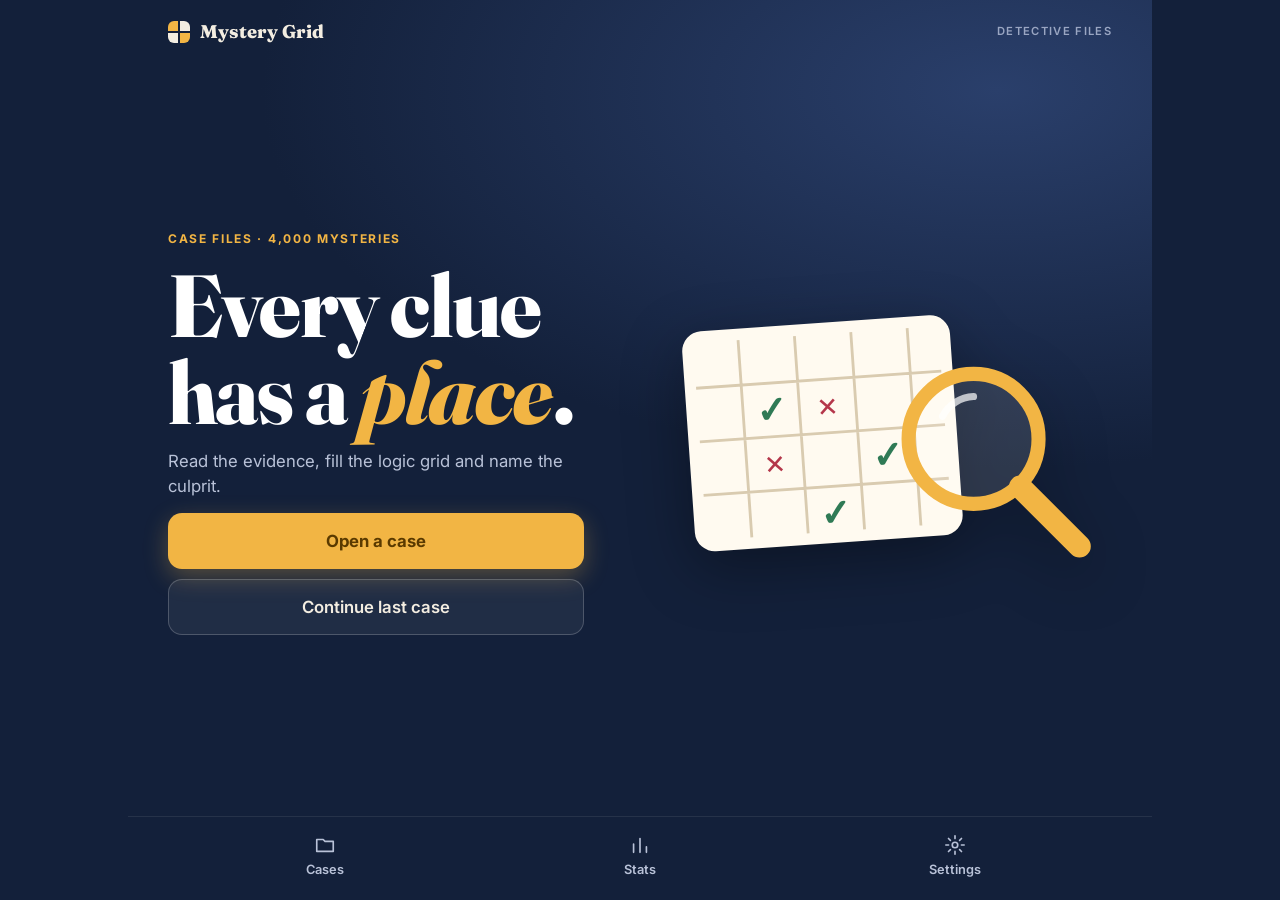
<file: index.html>
<!doctype html><html lang="en"><head><meta charset="utf-8"><meta name="viewport" content="width=device-width,initial-scale=1, viewport-fit=cover"><meta name="theme-color" content="#13203a"><link rel="manifest" href="manifest.json"><title>Mystery Grid</title><link rel="preconnect" href="https://fonts.googleapis.com"><link rel="preconnect" href="https://fonts.gstatic.com" crossorigin><link rel="stylesheet" href="https://fonts.googleapis.com/css2?family=Fraunces:opsz,wght@9..144,600;9..144,800&family=Inter:wght@400;500;600;700&display=swap"><link rel="stylesheet" href="detective.css?v=11"></head><body><main>
<section id="home" class="screen home">
  <div class="wordmark"><span class="brand-mark" aria-hidden="true"></span>Mystery Grid <small>Detective Files</small></div>
  <div class="home-hero">
    <p class="eyebrow">Case files · 4,000 mysteries</p>
    <h1>Every clue<br>has a <em>place</em>.</h1>
    <p class="tagline">Read the evidence, fill the logic grid and name the culprit.</p>
    <svg class="hero-art" viewBox="0 0 320 200" aria-hidden="true">
      <rect x="20" y="22" width="190" height="156" rx="14" fill="#fffaf0" transform="rotate(-4 115 100)"/>
      <g transform="rotate(-4 115 100)" stroke="#d9cbb0" stroke-width="2">
        <path d="M60 30v140M100 30v140M140 30v140M180 30v140M28 62h174M28 100h174M28 138h174"/>
      </g>
      <g transform="rotate(-4 115 100)" font-family="Georgia,serif" font-weight="700" font-size="26" text-anchor="middle">
        <text x="80" y="90" fill="#2f7a55">✓</text><text x="120" y="90" fill="#b4364a">×</text>
        <text x="160" y="128" fill="#2f7a55">✓</text><text x="80" y="128" fill="#b4364a">×</text>
        <text x="120" y="166" fill="#2f7a55">✓</text>
      </g>
      <circle cx="222" cy="104" r="46" fill="rgba(255,255,255,.12)" stroke="#f2b544" stroke-width="10"/>
      <path d="M255 138l42 42" stroke="#f2b544" stroke-width="16" stroke-linecap="round"/>
      <path d="M200 88a26 26 0 0 1 22-14" stroke="#fff" stroke-width="5" stroke-linecap="round" fill="none" opacity=".7"/>
    </svg>
    <div class="home-actions">
      <button class="play-button" data-go="picker">Open a case</button>
      <button id="continue">Continue last case</button>
    </div>
  </div>
  <nav class="home-nav" aria-label="Main menu">
    <button data-go="picker"><svg viewBox="0 0 24 24" aria-hidden="true"><path d="M3 6h7l2 2h9v11H3z"/></svg>Cases</button>
    <button data-go="stats"><svg viewBox="0 0 24 24" aria-hidden="true"><path d="M5 20V11M12 20V5M19 20v-6"/></svg>Stats</button>
    <button data-go="settings"><svg viewBox="0 0 24 24" aria-hidden="true"><circle cx="12" cy="12" r="3"/><path d="M12 2v3M12 19v3M2 12h3M19 12h3M4.9 4.9l2.1 2.1M17 17l2.1 2.1M4.9 19.1 7 17M17 7l2.1-2.1"/></svg>Settings</button>
  </nav>
</section>
<section id="picker" class="screen" hidden><header><button data-go="home" aria-label="Back">←</button><h2 id="pickTitle">Choose a case</h2></header><div id="choices" role="group" aria-label="Difficulty"></div><select id="diff" hidden><option>Easy</option><option>Medium</option><option>Hard</option><option>Expert</option></select><p id="progress"></p><div id="levels"></div><div class="tools"><button id="prevPage" aria-label="Previous page">‹</button><span id="page"></span><button id="nextPage" aria-label="Next page">›</button></div><div class="tools"><input id="number" type="number" min="1" max="1000" value="1" aria-label="Case number"><button id="jump">Go to case</button></div></section>
<section id="play" class="screen workspace" hidden>
  <div class="case-bar"><header><button data-go="picker" aria-label="Back to cases">←</button><h2 id="playTitle">Case</h2><span id="timer">00:00</span></header>
  <nav class="case-nav" aria-label="Case sections">
    <a href="#grid">Grid</a><a href="#evidence">Evidence</a><a href="#dossiers">Dossiers</a><a href="#notes">Notes</a><a href="#accusation">Accuse</a>
  </nav></div>
  <h3 id="caseTitle"></h3>
  <p id="story"></p>
  <div class="case-layout">
    <section id="grid" aria-labelledby="grid-title">
      <h3 id="grid-title">Logic grid</h3>
      <div id="boards" tabindex="0" role="region" aria-label="Scrollable logic grid"></div>
      <div class="tools grid-tools"><button id="smaller" aria-label="Decrease grid size">−</button><button id="larger" aria-label="Increase grid size">+</button><small>Swipe to explore</small></div>
      <p class="legend">✓ Confirmed · × Cannot be · • Unknown</p>
      <div class="tools grid-actions"><button id="undo">Undo</button><button id="hint">Hint</button><button id="reset">Reset</button></div>
      <p id="status" role="status"></p>
    </section>
    <section id="evidence" aria-labelledby="evidence-title">
      <h3 id="evidence-title">Evidence</h3>
      <p id="medical"></p>
      <p class="evidence-guide">Witnesses rarely use real names. Open the dossiers to work out who or what each nickname refers to.</p>
      <article class="evidence-card">
        <p id="evidence-number"></p>
        <p id="evidence-text" aria-live="polite"></p>
        <p id="decode-key" hidden></p>
        <button id="copy-cipher" hidden>Copy cipher</button><span id="copy-result" role="status"></span>
        <label class="reviewed"><input id="reviewed" type="checkbox"> Mark as reviewed</label>
        <div class="tools"><button id="evidence-prev">Previous</button><button id="evidence-next">Next</button></div>
      </article>
    </section>
    <section id="dossiers"><h3>Case dossiers</h3><div id="roster"></div></section>
    <section id="notes"><h3>Detective notes</h3><textarea id="notepad" aria-label="Detective notes" placeholder="Write your deductions…"></textarea></section>
  </div>
  <section id="accusation">
    <h3>Final accusation</h3>
    <div id="accuse"></div>
    <button id="check" class="primary">Submit accusation</button>
    <p id="verdict" role="status"></p>
    <button id="next">Next case →</button>
  </section>
</section>
<section id="settings" class="screen" hidden><header><button data-go="home" aria-label="Back">←</button><h2>Settings</h2></header><label><input type="checkbox" id="auto"> Auto-elimination</label><p><button id="install" hidden>Install app</button></p></section><section id="stats" class="screen" hidden><header><button data-go="home" aria-label="Back">←</button><h2>Statistics</h2></header><div id="statBody"></div></section></main><script src="puzzles-v3.js?v=10"></script><script src="cute.js?v=9"></script><script src="game-v4.js?v=11"></script></body></html>
</file>
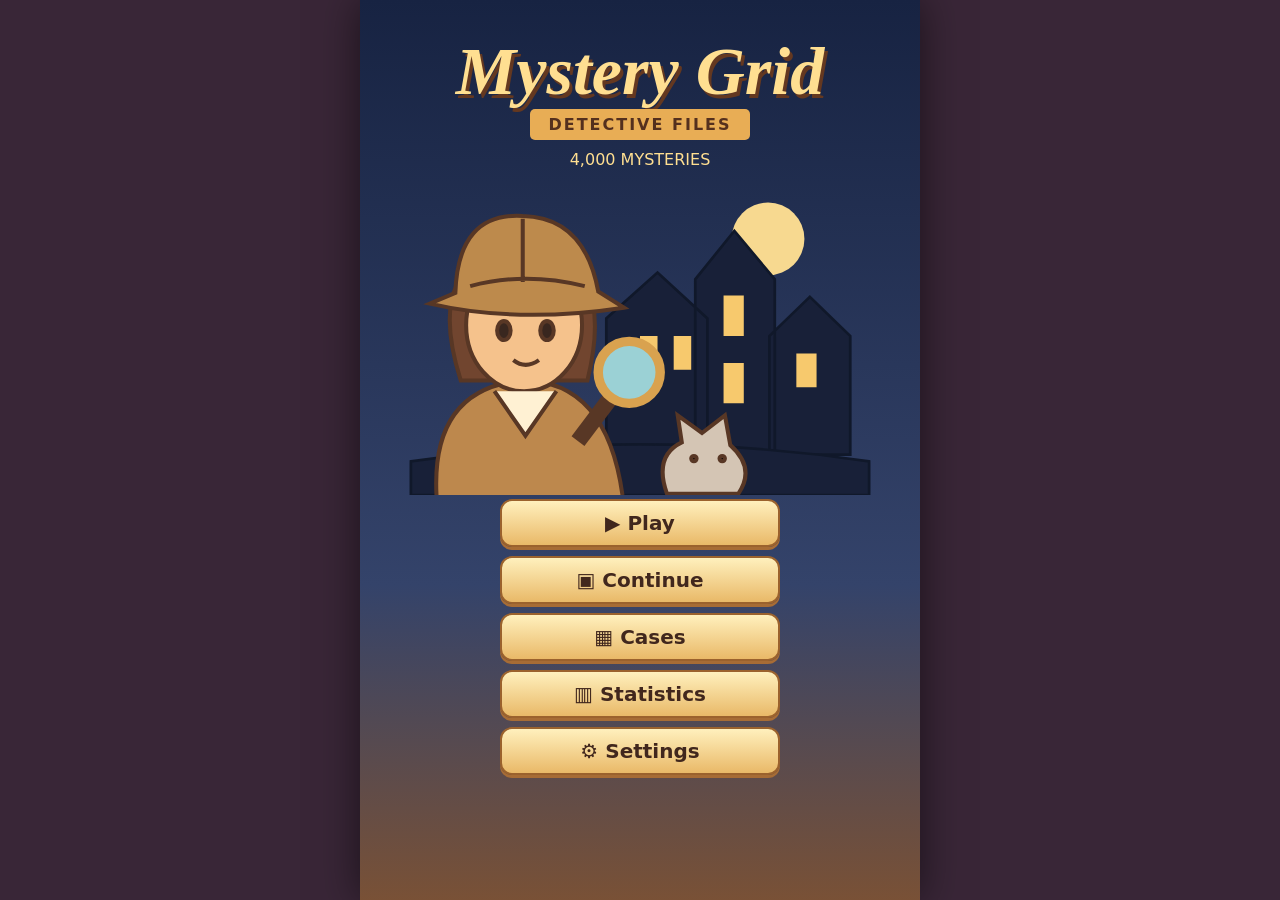
<file: index-v4-preview.html>
<!doctype html><html lang="en"><head><meta charset="utf-8"><meta name="viewport" content="width=device-width,initial-scale=1"><meta name="theme-color" content="#392637"><link rel="manifest" href="manifest.json"><title>Mystery Grid</title><link rel="stylesheet" href="cozy.css"></head><body><main>
<section id="home" class="screen home"><h1>Mystery Grid</h1><b class="ribbon">DETECTIVE FILES</b><p>4,000 MYSTERIES</p><div id="hero"></div><nav><button data-go="difficulty">▶ Play</button><button id="continue">▣ Continue</button><button data-go="difficulty">▦ Cases</button><button data-go="stats">▥ Statistics</button><button data-go="settings">⚙ Settings</button></nav></section>
<section id="difficulty" class="screen" hidden><header><button data-go="home">←</button><h2>Select Difficulty</h2></header><div id="choices"></div></section>
<section id="picker" class="screen" hidden><header><button data-go="difficulty">←</button><h2 id="pickTitle">Easy Cases</h2></header><select id="diff" hidden><option>Easy</option><option>Medium</option><option>Hard</option><option>Expert</option></select><p id="progress"></p><div id="levels"></div><div class="tools"><button id="prevPage">‹</button><span id="page"></span><button id="nextPage">›</button></div><div class="tools"><input id="number" type="number" min="1" max="1000" value="1" aria-label="Case number"><button id="jump">Go to case</button></div></section>
<section id="case" class="screen" hidden><header><button data-go="picker">←</button><h2 id="caseTitle"></h2></header><p id="story"></p><div id="roster"></div><button class="primary" data-go="play" data-tab="evidence">View Evidence →</button></section>
<section id="play" class="screen" hidden><header><button data-go="case">←</button><h2 id="playTitle">Case</h2><span id="timer">00:00</span></header><nav class="tabs"><button data-tab="grid">▦ Grid</button><button data-tab="evidence">▤ Evidence</button><button data-tab="notes">▧ Notes</button></nav><div id="grid" class="panel"><div class="tools"><button id="smaller">−</button><button id="larger">+</button><small>Swipe to explore</small></div><div id="boards"></div><p class="legend">✓ Confirmed · × Cannot be · • Unknown</p></div><div id="evidence" class="panel" hidden><h2>Clues &amp; Evidence</h2><p id="medical"></p><ol id="clues"></ol></div><div id="notes" class="panel" hidden><h2>Detective Notes</h2><textarea id="notepad" placeholder="Write your deductions..."></textarea></div><footer><div class="tools"><button id="undo">↶ Undo</button><button id="hint">💡 Hint</button><button id="reset">↻ Reset</button></div><button class="primary red" data-go="accusation">⚖ Make Your Accusation</button><p id="status" role="status"></p></footer></section>
<section id="accusation" class="screen" hidden><header><button data-go="play">←</button><h2>Final Accusation</h2></header><div id="accuse"></div><button id="check" class="primary red">Submit accusation</button><p id="verdict" role="status"></p><button id="next">Next case →</button></section>
<section id="settings" class="screen" hidden><header><button data-go="home">←</button><h2>Settings</h2></header><label><input type="checkbox" id="auto"> Auto-elimination</label><p><button id="install" hidden>Install app</button></p></section><section id="stats" class="screen" hidden><header><button data-go="home">←</button><h2>Statistics</h2></header><div id="statBody"></div></section></main><script src="puzzles-v3.js"></script><script src="game-v4.js"></script></body></html>
</file>
<file: detective.css>
/* Mystery Grid — "Detective Files" theme */
:root {
  color-scheme: light;
  --night: #13203a;
  --night-2: #1d2e50;
  --paper: #f6f0e4;
  --card: #fffbf3;
  --ink: #1b2236;
  --muted: #6a6f80;
  --line: #e2d7c3;
  --line-strong: #cbbb9f;
  --amber: #f2b544;
  --amber-ink: #5a3a00;
  --green: #2f7a55;
  --green-bg: #dff1e4;
  --red: #b4364a;
  --red-bg: #fbe2e4;
  --radius: 16px;
  --shadow: 0 1px 2px rgba(27, 34, 54, .06), 0 6px 18px rgba(27, 34, 54, .07);
  --pad: clamp(16px, 4.5vw, 40px);
  --serif: "Fraunces", Georgia, "Times New Roman", serif;
  font: 16px/1.5 "Inter", system-ui, -apple-system, sans-serif;
  color: var(--ink);
  background: var(--night);
  -webkit-tap-highlight-color: transparent;
}

* { box-sizing: border-box; }
[hidden] { display: none !important; }
body { margin: 0; background: var(--night); }
main { max-width: 64rem; min-height: 100dvh; margin-inline: auto; background: var(--paper); }
.screen {
  min-height: 100dvh;
  padding: max(14px, env(safe-area-inset-top)) max(var(--pad), env(safe-area-inset-right))
    max(28px, env(safe-area-inset-bottom)) max(var(--pad), env(safe-area-inset-left));
}

h1, h2, h3, h4 { font-family: var(--serif); font-weight: 800; letter-spacing: -.02em; line-height: 1.1; }
h2 { font-size: clamp(1.5rem, 6vw, 2.25rem); }
button, input, textarea, select { font: inherit; color: inherit; }
button, input[type="number"], textarea, select {
  min-height: 46px;
  padding: .55rem .9rem;
  border: 1px solid var(--line);
  border-radius: 12px;
  background: var(--card);
}
button { font-weight: 600; cursor: pointer; touch-action: manipulation; transition: transform .08s, background .15s, border-color .15s; }
button:active:not(:disabled) { transform: scale(.97); }
button:disabled { opacity: .45; cursor: default; }
@media (hover: hover) { button:hover:not(:disabled) { border-color: var(--line-strong); } }
:focus-visible { outline: 3px solid var(--amber); outline-offset: 2px; }
select { appearance: none; background-image: linear-gradient(45deg, transparent 50%, var(--muted) 50%), linear-gradient(135deg, var(--muted) 50%, transparent 50%); background-position: calc(100% - 20px) 50%, calc(100% - 14px) 50%; background-size: 6px 6px; background-repeat: no-repeat; padding-right: 2.5rem; }

/* ---------- Home ---------- */
.home {
  display: flex;
  flex-direction: column;
  padding: 0;
  background: radial-gradient(120% 70% at 85% 10%, #2a3f6b 0%, var(--night) 60%);
  color: #f3ede1;
}
.wordmark {
  display: flex; align-items: center; gap: .6rem;
  padding: max(18px, env(safe-area-inset-top)) var(--pad) 0;
  font-family: var(--serif); font-size: 1.15rem; font-weight: 800;
}
.wordmark small { font-family: "Inter", sans-serif; font-size: .7rem; font-weight: 600; letter-spacing: .12em; text-transform: uppercase; color: #9aa6c2; margin-left: auto; }
.brand-mark {
  width: 22px; height: 22px; border-radius: 6px;
  background:
    linear-gradient(var(--amber), var(--amber)) 0 0 / 10px 10px no-repeat,
    linear-gradient(#f3ede1, #f3ede1) 12px 0 / 10px 10px no-repeat,
    linear-gradient(#f3ede1, #f3ede1) 0 12px / 10px 10px no-repeat,
    linear-gradient(var(--amber), var(--amber)) 12px 12px / 10px 10px no-repeat;
}
.home-hero {
  flex: 1;
  display: grid; align-content: center; gap: 14px;
  padding: 28px var(--pad) 24px;
}
.eyebrow { margin: 0; color: var(--amber); font-size: .75rem; font-weight: 700; letter-spacing: .14em; text-transform: uppercase; }
.home h1 { margin: 0; font-size: clamp(2.6rem, 12vw, 5.5rem); line-height: .98; color: #fff; }
.home h1 em { font-style: italic; color: var(--amber); }
.tagline { margin: 0; max-width: 28rem; color: #b9c2d8; font-size: 1.05rem; }
.hero-art { width: 100%; max-width: 26rem; height: auto; margin: 8px 0; filter: drop-shadow(0 18px 30px rgba(0,0,0,.35)); }
.home-actions { display: grid; gap: 10px; max-width: 26rem; }
.home-actions button { min-height: 56px; border-radius: 14px; font-size: 1.05rem; }
.home-actions .play-button { border: 0; background: var(--amber); color: var(--amber-ink); font-weight: 700; box-shadow: 0 8px 24px rgba(242, 181, 68, .3); }
#continue { background: rgba(255,255,255,.06); border-color: rgba(255,255,255,.2); color: #f3ede1; }
.home-nav {
  display: grid; grid-template-columns: repeat(3, 1fr);
  padding: 8px var(--pad) max(12px, env(safe-area-inset-bottom));
  border-top: 1px solid rgba(255,255,255,.08);
}
.home-nav button { display: grid; justify-items: center; gap: 4px; border: 0; background: transparent; color: #b9c2d8; font-size: .8rem; }
.home-nav svg { width: 22px; height: 22px; fill: none; stroke: currentColor; stroke-width: 1.8; stroke-linecap: round; stroke-linejoin: round; }
.home-nav button:hover { color: #fff; }

/* ---------- Generic screen header ---------- */
header { display: flex; align-items: center; gap: 12px; margin-bottom: 18px; }
header button { flex: 0 0 46px; padding: 0; font-size: 1.2rem; border-radius: 50%; background: var(--card); box-shadow: var(--shadow); border-color: transparent; }
header h2 { flex: 1; margin: 0; overflow-wrap: anywhere; }
#timer {
  padding: .3rem .7rem; border-radius: 999px;
  background: var(--night); color: #f3ede1;
  font-variant-numeric: tabular-nums; font-size: .85rem; font-weight: 600;
}

/* ---------- Case picker ---------- */
#choices {
  display: grid; grid-template-columns: repeat(4, minmax(0, 1fr)); gap: 4px;
  padding: 4px; border-radius: 14px; background: #e9dfcc;
}
#choices button { min-height: 42px; padding: 0 .2rem; border: 0; border-radius: 10px; background: transparent; color: var(--muted); font-size: clamp(.8rem, 3.6vw, .95rem); }
#choices [aria-pressed="true"] { background: var(--card); color: var(--ink); box-shadow: var(--shadow); }
#choices small { display: none; }
#progress { margin: 16px 2px 10px; color: var(--muted); font-size: .9rem; font-weight: 500; }
#levels { display: grid; grid-template-columns: repeat(4, minmax(0, 1fr)); gap: 10px; }
#levels button {
  position: relative; aspect-ratio: 1 / .9; min-height: 0; padding: 0;
  border-color: transparent; border-radius: 14px; background: var(--card); box-shadow: var(--shadow);
  font-family: var(--serif); font-size: clamp(1.2rem, 5.5vw, 1.9rem); font-weight: 600;
}
#levels .selected { background: var(--night); color: #fff; }
#levels .solved { background: var(--green-bg); color: var(--green); }
#levels .solved::after {
  content: '✓'; position: absolute; top: 6px; right: 8px;
  font-family: "Inter", sans-serif; font-size: .75rem; font-weight: 700;
}
#levels .selected.solved { background: var(--green); color: #fff; }
.tools { display: flex; align-items: center; gap: 8px; margin-block: 14px; }
.tools button { flex: 1; }
#page { min-width: 4.5rem; text-align: center; font-variant-numeric: tabular-nums; font-weight: 600; color: var(--muted); }
#number { width: 6rem; }
#jump { background: var(--night); color: #fff; border-color: var(--night); }

/* ---------- Play workspace ---------- */
.workspace { padding-top: 0; }
.case-bar { position: sticky; top: 0; z-index: 5; margin: 0 calc(var(--pad) * -1); }
.workspace header {
  margin: 0; padding: max(12px, env(safe-area-inset-top)) var(--pad) 10px;
  background: var(--night); color: #fff;
}
.workspace header h2 { font-size: 1.25rem; }
.workspace header button { background: rgba(255,255,255,.1); color: #fff; box-shadow: none; }
#timer { background: rgba(255,255,255,.12); }
.case-nav {
  display: grid; grid-template-columns: repeat(5, minmax(0, 1fr)); gap: 5px;
  padding: 10px var(--pad);
  background: rgba(246, 240, 228, .94); backdrop-filter: blur(8px);
  border-bottom: 1px solid var(--line);
}
.case-nav::-webkit-scrollbar { display: none; }
.case-nav a {
  display: flex; align-items: center; justify-content: center; min-height: 38px; padding: 0 4px;
  border-radius: 999px; background: var(--card); border: 1px solid var(--line);
  color: var(--ink); font-size: clamp(.72rem, 3.3vw, .9rem); font-weight: 600; text-decoration: none; white-space: nowrap;
}
.case-nav a:last-child { background: var(--amber); border-color: var(--amber); color: var(--amber-ink); }

#caseTitle { margin: 22px 0 10px; font-size: clamp(1.45rem, 6vw, 2rem); }
#story {
  position: relative; margin: 0;
  padding: 18px 18px 18px 22px;
  border-radius: var(--radius); background: var(--card); box-shadow: var(--shadow);
  color: #3b4255; line-height: 1.6;
}
#story::before { content: ''; position: absolute; inset: 14px auto 14px 0; width: 4px; border-radius: 0 4px 4px 0; background: var(--amber); }

.case-layout { display: grid; gap: 4px 24px; }
.workspace section { min-width: 0; scroll-margin-top: 130px; }
.workspace h3 { margin: 30px 0 12px; font-size: 1.35rem; }
.case-layout > section > h3, #accusation > h3 { display: flex; align-items: center; gap: 10px; }
.case-layout > section > h3::before, #accusation > h3::before {
  content: ''; width: 8px; height: 8px; border-radius: 2px; background: var(--amber); transform: rotate(45deg);
}

/* Grid */
#boards {
  --cell: max(42px, calc((100vw - var(--pad) * 2 - 4px) / 7));
  overflow: auto; max-height: 60dvh; width: fit-content; max-width: 100%;
  border-radius: var(--radius); background: var(--card); box-shadow: var(--shadow);
  border: 1px solid var(--line);
}
.triangle { border-collapse: separate; border-spacing: 0; width: max-content; }
.triangle td { width: var(--cell); min-width: var(--cell); height: var(--cell); padding: 0; text-align: center; }
.triangle td button {
  display: block; width: 100%; height: var(--cell); min-height: 0; padding: 0;
  border: 0; border-right: 1px solid var(--line); border-bottom: 1px solid var(--line); border-radius: 0;
  background: #fff; font-size: 1.3rem; font-weight: 700; transition: background .12s;
}
.triangle td button:active { transform: none; }
.triangle td .yes { color: var(--green); background: var(--green-bg); }
.triangle td .no { color: var(--red); background: var(--red-bg); }
.triangle td button:focus-visible { outline-offset: -3px; }
.triangle tr:first-child td, .triangle td:first-child { position: sticky; z-index: 1; background: #f3ead9; }
.triangle tr:first-child td { top: 0; border-bottom: 2px solid var(--line-strong); }
.triangle td:first-child { left: 0; border-right: 2px solid var(--line-strong); }
.triangle tr:first-child td:first-child { z-index: 2; }
.triangle .edge { border-left: 2px solid var(--night-2); }
.triangle .top { border-top: 2px solid var(--night-2); }
.triangle .void { background: transparent; }
.triangle .item { width: calc(var(--cell) - 8px); height: calc(var(--cell) - 8px); vertical-align: middle; }
.triangle .sticker { padding: 2px; }
.grid-tools { margin-bottom: 4px; }
.grid-tools button { flex: 0 0 46px; padding: 0; font-size: 1.2rem; border-radius: 50%; }
.grid-tools small { margin-left: auto; color: var(--muted); font-size: .8rem; }
.legend { margin: 4px 0; color: var(--muted); font-size: .8rem; }
.grid-actions button { padding-inline: .3rem; }
#hint { background: var(--amber); border-color: var(--amber); color: var(--amber-ink); }
#status, #verdict { font-weight: 600; }
#status { padding: 12px 14px; border-radius: 12px; background: #fff3d6; color: var(--amber-ink); font-size: .92rem; }
#status:empty, #verdict:empty { display: none; }

/* Evidence */
#medical {
  margin: 0 0 10px; padding: 14px 16px; border-radius: 12px;
  background: var(--red-bg); color: #7d2232; font-weight: 600;
}
.evidence-guide { margin: 0 0 14px; color: var(--muted); font-size: .9rem; }
.evidence-card {
  position: relative; padding: 22px 18px 16px;
  border-radius: 6px 6px 16px 16px; background: #fffdf6;
  box-shadow: var(--shadow);
}
.evidence-card::before {
  content: ''; position: absolute; top: -10px; left: 50%; width: 84px; height: 22px; transform: translateX(-50%) rotate(-2deg);
  background: rgba(242, 181, 68, .55); border-radius: 2px;
}
#evidence-number { margin: 0 0 8px; color: var(--muted); font-size: .75rem; font-weight: 700; letter-spacing: .08em; text-transform: uppercase; }
#evidence-text { min-height: 3em; margin: 0 0 10px; font-family: var(--serif); font-size: 1.12rem; font-weight: 600; line-height: 1.55; overflow-wrap: anywhere; }
#evidence-text.coded { padding: 10px 12px; border-radius: 8px; background: var(--night); color: #e5ecff; font-family: ui-monospace, Menlo, monospace; font-size: .95rem; letter-spacing: .03em; }
#decode-key { margin: 0 0 10px; color: var(--muted); font-size: .88rem; }
#copy-cipher { width: 100%; background: var(--night); color: #fff; border-color: var(--night); }
.reviewed { display: flex; align-items: center; gap: 10px; min-height: 46px; font-weight: 500; }
input[type="checkbox"] { width: 20px; height: 20px; flex-shrink: 0; accent-color: var(--green); }
.evidence-card .tools { margin-bottom: 0; }

/* Dossiers */
#roster h4 { margin: 18px 0 8px; font-family: "Inter", sans-serif; font-size: .75rem; font-weight: 700; letter-spacing: .1em; text-transform: uppercase; color: var(--muted); }
#roster section:first-child h4 { margin-top: 0; }
#roster details { margin-block: 8px; border-radius: 14px; background: var(--card); box-shadow: var(--shadow); overflow: hidden; }
#roster summary { display: flex; align-items: center; gap: 12px; min-height: 56px; padding: 8px 14px; font-weight: 600; cursor: pointer; list-style: none; }
#roster summary::-webkit-details-marker { display: none; }
#roster summary::after { content: '›'; margin-left: auto; font-size: 1.4rem; color: var(--muted); transition: transform .15s; }
#roster details[open] summary::after { transform: rotate(90deg); }
#roster summary .sticker { width: 38px; height: 38px; flex-shrink: 0; margin: 0; }
#roster details > p { margin: 0 14px 10px; color: #4d5468; font-size: .92rem; }
#roster details > a { display: inline-flex; align-items: center; min-height: 36px; margin: 0 0 12px 14px; padding: 0 12px; border-radius: 999px; background: #f3ead9; color: var(--ink); font-size: .85rem; font-weight: 600; text-decoration: none; }

/* Notes */
textarea {
  width: 100%; min-height: min(16rem, 40dvh); resize: vertical; padding: 14px 16px;
  border-radius: var(--radius); box-shadow: var(--shadow); border-color: transparent;
  background: #fffdf6 repeating-linear-gradient(transparent 0 27px, #efe6d4 27px 28px);
  background-attachment: local; line-height: 28px;
}

/* Accusation */
#accusation {
  margin: 34px calc(var(--pad) * -1) 0; padding: 6px var(--pad) 28px;
  background: var(--night); color: #f3ede1; border-radius: 24px 24px 0 0;
}
#accusation h3 { color: #fff; }
#accuse label { display: grid; gap: 6px; margin-block: 12px; font-size: .8rem; font-weight: 600; letter-spacing: .06em; text-transform: uppercase; color: #9aa6c2; }
#accuse select { background-color: rgba(255,255,255,.08); border-color: rgba(255,255,255,.18); color: #fff; font-size: 1rem; letter-spacing: 0; text-transform: none; }
#accuse select option { color: var(--ink); }
.primary { width: 100%; min-height: 56px; margin-top: 10px; border: 0; background: var(--amber); color: var(--amber-ink); font-size: 1.05rem; font-weight: 700; }
#verdict { margin: 14px 0 0; padding: 12px 14px; border-radius: 12px; background: rgba(255,255,255,.08); }
#next { width: 100%; margin-top: 10px; background: transparent; border-color: rgba(255,255,255,.25); color: #fff; }

/* Settings / stats */
#statBody, #settings label { padding: 18px; border-radius: var(--radius); background: var(--card); box-shadow: var(--shadow); }
#settings label { display: flex; align-items: center; gap: 12px; min-height: 58px; font-weight: 500; }
#statBody { font-family: var(--serif); font-size: clamp(1.5rem, 6vw, 2.4rem); font-weight: 800; }
#install { width: 100%; background: var(--night); color: #fff; }

/* ---------- Wider screens ---------- */
@media (min-width: 48rem) {
  .home-hero { grid-template-columns: 1fr 1fr; grid-template-areas: "eyebrow art" "title art" "tagline art" "actions art"; align-content: center; column-gap: 40px; }
  .eyebrow { grid-area: eyebrow; } .home h1 { grid-area: title; } .tagline { grid-area: tagline; }
  .hero-art { grid-area: art; align-self: center; max-width: 100%; }
  .home-actions { grid-area: actions; }
  #levels { grid-template-columns: repeat(5, minmax(0, 1fr)); }
  #boards { --cell: 52px; }
  #accuse { display: grid; grid-template-columns: repeat(2, minmax(0, 1fr)); gap: 0 16px; }
}
@media (min-width: 60rem) {
  .case-layout { grid-template-columns: minmax(0, 1.3fr) minmax(0, 1fr); }
  #accusation { margin-inline: 0; border-radius: 24px; margin-bottom: 24px; }
}
#roster details > p.alias { color: var(--ink); }
#roster details > p.alias strong { font-family: var(--serif); font-weight: 600; font-style: italic; color: #8a4b00; }
</file>
<file: cozy.css>
*{box-sizing:border-box} [hidden]{display:none!important}body{margin:0;background:#392637;color:#41271d;font:16px system-ui}main{max-width:560px;margin:auto;min-height:100dvh;background:#f6e2b7;background-image:radial-gradient(ellipse at center,#fff3d5 20%,#e4bc83 100%);box-shadow:0 0 40px #0008}.screen{min-height:100dvh;padding:16px;position:relative}h1,h2,h3{font-family:Georgia,serif}h2{text-align:center;font-size:23px;margin:12px 0}header{display:flex;align-items:center;gap:8px;border-bottom:2px solid #a67b48;padding-bottom:8px}header h2{flex:1}button,select,input,textarea{font:inherit}button{cursor:pointer;border:2px solid #9b622d;border-radius:12px;background:linear-gradient(#fff0bd,#e9b968);color:#41271d;padding:10px;font-weight:700;box-shadow:0 3px 0 #a76c35}button:active{transform:translateY(2px);box-shadow:none}.home{background:linear-gradient(#172342,#34436a 65%,#795136);color:#ffdf91;text-align:center;overflow:hidden}.home h1{font-size:clamp(42px,11vw,68px);font-style:italic;text-shadow:3px 4px #643820;margin:16px 0 4px}.ribbon{background:#e8ad55;color:#54301e;padding:6px 18px;border-radius:5px;letter-spacing:2px}.home nav{display:grid;gap:9px;max-width:280px;margin:auto}.home nav button{font-size:20px}.home #hero svg{width:100%;max-height:310px}.difficultyCard{width:100%;margin:12px 0;text-align:left;padding:22px;font: bold 25px Georgia}.difficultyCard small{display:block;font:15px system-ui;margin-top:6px}.difficultyCard:nth-child(1){background:#c6d5a0}.difficultyCard:nth-child(2){background:#b8d4e7}.difficultyCard:nth-child(3){background:#d6b9df}.difficultyCard:nth-child(4){background:#e9aaa0}#levels{display:grid;grid-template-columns:repeat(5,1fr);gap:8px;margin:16px 0}#levels button{padding:9px 0;min-height:48px}.selected{outline:3px solid #66885b}.tools{display:flex;align-items:center;justify-content:space-between;gap:8px;margin:12px 0}.tools button{flex:1}#number{width:95px;padding:9px;border:1px solid #a67b48;border-radius:8px;background:#fff4d9}.roster{display:flex;flex-wrap:wrap;gap:7px}.roster span{flex:1;min-width:80px;text-align:center;background:#fff0cf;border:1px solid #c99c62;border-radius:12px;padding:8px}.roster .item{width:62px;height:62px}.roster small{display:block;font-size:12px}h3{text-align:center;border-bottom:1px solid #bd955f;padding-bottom:6px}.primary{width:100%;margin-top:16px;font-size:18px}.red{background:linear-gradient(#b64d43,#8b2d2c);color:#fff0c7;border-color:#e4ae62}.tabs{display:flex;gap:5px;margin:12px 0}.tabs button{flex:1;background:#e4c395}.tabs .active{background:#fff1ce}.panel{min-height:35vh}#boards{overflow:auto;max-height:60dvh;--cell:36px}.triangle{border-collapse:collapse;width:max-content;table-layout:fixed}.triangle td{width:var(--cell);min-width:var(--cell);height:var(--cell);padding:0;border:1px solid #b59a73;text-align:center}.triangle td button{width:100%;height:var(--cell);border:0;border-radius:0;padding:0;background:#fff0d0;box-shadow:none;font-size:22px;color:#a68a63}.triangle td button:empty:after{content:'•'}.triangle td .yes{background:#c9dfad;color:#397641}.triangle td .no{background:#f1c2b3;color:#a52d2d}.triangle .void{border:0}.triangle .edge{border-left:2px solid #523b29}.triangle .top{border-top:2px solid #523b29}.triangle .item{width:calc(var(--cell) - 4px);height:calc(var(--cell) - 4px)}.legend{font-size:12px}#clues{list-style:none;padding:0}#clues li{display:flex;gap:10px;align-items:flex-start;border-bottom:1px solid #c9a574;padding:15px 0;line-height:1.5}input[type=checkbox]{accent-color:#67814e;width:20px;height:20px;flex-shrink:0}.done{text-decoration:line-through;opacity:.55}textarea{width:100%;min-height:200px;background:#fff3d7;border:1px solid #b78c54;border-radius:10px;padding:12px}footer{position:sticky;bottom:0;background:#f3dcb0;padding:6px 0 12px}#accuse label{display:flex;flex-direction:column;margin:12px 0;gap:5px}select{padding:12px;background:#fff1cf;border:1px solid #ad8051;border-radius:9px}#status,#verdict{font-weight:bold}#timer{font-size:12px} @media(max-width:380px){.screen{padding:10px}#boards{--cell:32px}}
</file>
